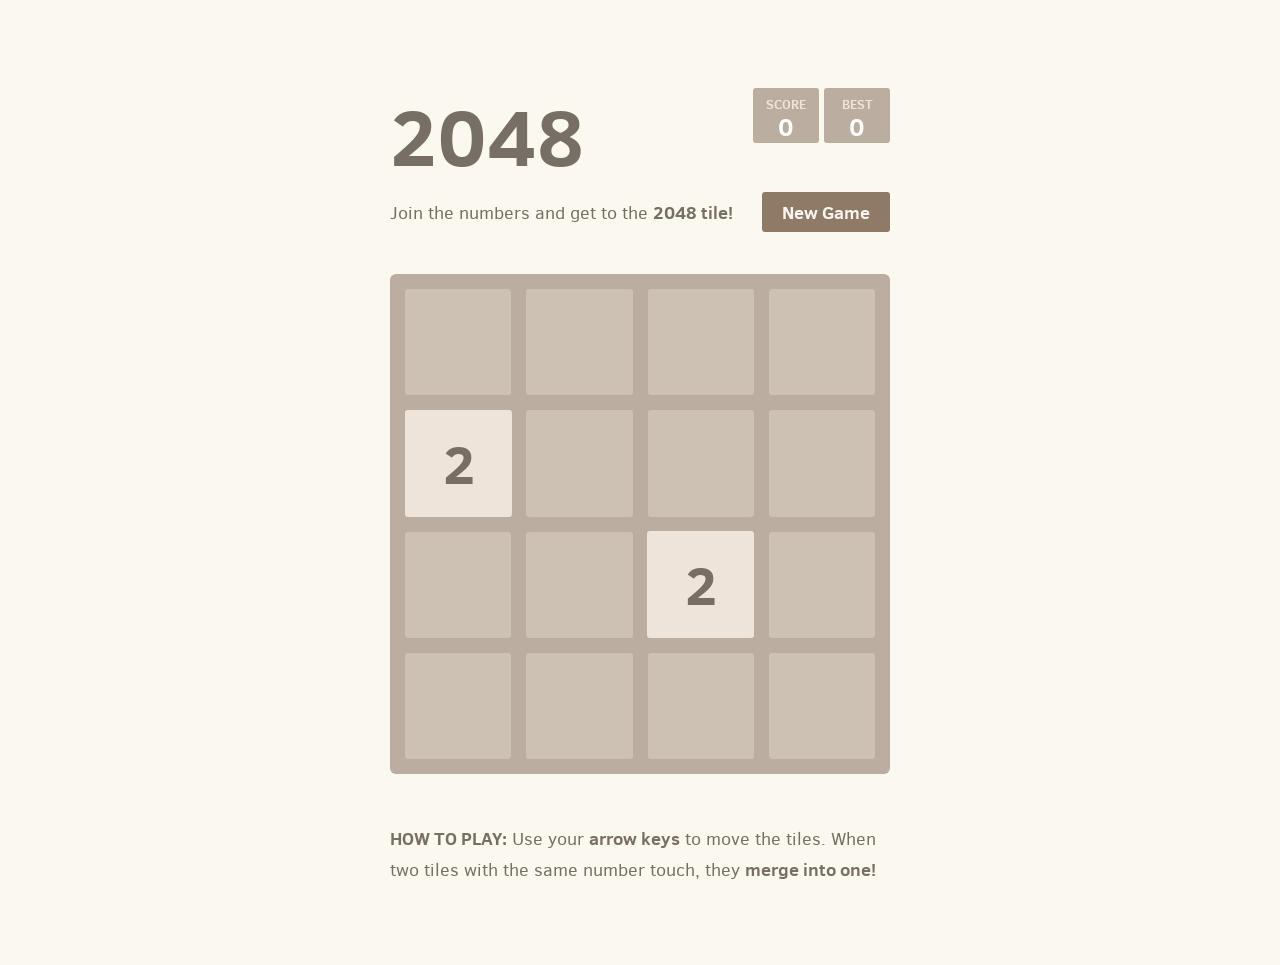
<file: _game/index.html>
<!doctype html>
<html>
  <head>
    <meta charset="utf-8" />
    <title>2048 - SERP Games</title>

    <link href="style/main.css" rel="stylesheet" type="text/css" />
    <link rel="shortcut icon" href="favicon.ico" />
    <link rel="apple-touch-icon" href="meta/apple-touch-icon.png" />
    <link
      rel="apple-touch-startup-image"
      href="meta/apple-touch-startup-image-640x1096.png"
      media="(device-width: 320px) and (device-height: 568px) and (-webkit-device-pixel-ratio: 2)"
    />
    <!-- iPhone 5+ -->
    <link
      rel="apple-touch-startup-image"
      href="meta/apple-touch-startup-image-640x920.png"
      media="(device-width: 320px) and (device-height: 480px) and (-webkit-device-pixel-ratio: 2)"
    />
    <!-- iPhone, retina -->
    <meta name="apple-mobile-web-app-capable" content="yes" />
    <meta name="apple-mobile-web-app-status-bar-style" content="black" />

    <meta name="HandheldFriendly" content="True" />
    <meta name="MobileOptimized" content="320" />
    <meta
      name="viewport"
      content="width=device-width, target-densitydpi=160dpi, initial-scale=1.0, maximum-scale=1, user-scalable=no, minimal-ui"
    />
  </head>
  <body>
    <div class="container">
      <div class="heading">
        <h1 class="title">2048</h1>
        <div class="scores-container">
          <div class="score-container">0</div>
          <div class="best-container">0</div>
        </div>
      </div>

      <div class="above-game">
        <p class="game-intro">
          Join the numbers and get to the <strong>2048 tile!</strong>
        </p>
        <a class="restart-button">New Game</a>
      </div>

      <div class="game-container">
        <div class="game-message">
          <p></p>
          <div class="lower">
            <a class="keep-playing-button">Keep going</a>
            <a class="retry-button">Try again</a>
          </div>
        </div>

        <div class="grid-container">
          <div class="grid-row">
            <div class="grid-cell"></div>
            <div class="grid-cell"></div>
            <div class="grid-cell"></div>
            <div class="grid-cell"></div>
          </div>
          <div class="grid-row">
            <div class="grid-cell"></div>
            <div class="grid-cell"></div>
            <div class="grid-cell"></div>
            <div class="grid-cell"></div>
          </div>
          <div class="grid-row">
            <div class="grid-cell"></div>
            <div class="grid-cell"></div>
            <div class="grid-cell"></div>
            <div class="grid-cell"></div>
          </div>
          <div class="grid-row">
            <div class="grid-cell"></div>
            <div class="grid-cell"></div>
            <div class="grid-cell"></div>
            <div class="grid-cell"></div>
          </div>
        </div>

        <div class="tile-container"></div>
      </div>

      <p class="game-explanation">
        <strong class="important">How to play:</strong> Use your
        <strong>arrow keys</strong> to move the tiles. When two tiles with the
        same number touch, they <strong>merge into one!</strong>
      </p>
    </div>

    <script src="js/bind_polyfill.js"></script>
    <script src="js/classlist_polyfill.js"></script>
    <script src="js/animframe_polyfill.js"></script>
    <script src="js/keyboard_input_manager.js"></script>
    <script src="js/html_actuator.js"></script>
    <script src="js/grid.js"></script>
    <script src="js/tile.js"></script>
    <script src="js/local_storage_manager.js"></script>
    <script src="js/game_manager.js"></script>
    <script src="js/application.js"></script>
  </body>
</html>
</file>
<file: _game/style/main.css>
@import url(fonts/clear-sans.css);
html, body {
  margin: 0;
  padding: 0;
  background: #faf8ef;
  color: #776e65;
  font-family: "Clear Sans", "Helvetica Neue", Arial, sans-serif;
  font-size: 18px; }

body {
  margin: 80px 0; }

.heading:after {
  content: "";
  display: block;
  clear: both; }

h1.title {
  font-size: 80px;
  font-weight: bold;
  margin: 0;
  display: block;
  float: left; }

@-webkit-keyframes move-up {
  0% {
    top: 25px;
    opacity: 1; }

  100% {
    top: -50px;
    opacity: 0; } }
@-moz-keyframes move-up {
  0% {
    top: 25px;
    opacity: 1; }

  100% {
    top: -50px;
    opacity: 0; } }
@keyframes move-up {
  0% {
    top: 25px;
    opacity: 1; }

  100% {
    top: -50px;
    opacity: 0; } }
.scores-container {
  float: right;
  text-align: right; }

.score-container, .best-container {
  position: relative;
  display: inline-block;
  background: #bbada0;
  padding: 15px 25px;
  font-size: 25px;
  height: 25px;
  line-height: 47px;
  font-weight: bold;
  border-radius: 3px;
  color: white;
  margin-top: 8px;
  text-align: center; }
  .score-container:after, .best-container:after {
    position: absolute;
    width: 100%;
    top: 10px;
    left: 0;
    text-transform: uppercase;
    font-size: 13px;
    line-height: 13px;
    text-align: center;
    color: #eee4da; }
  .score-container .score-addition, .best-container .score-addition {
    position: absolute;
    right: 30px;
    color: red;
    font-size: 25px;
    line-height: 25px;
    font-weight: bold;
    color: rgba(119, 110, 101, 0.9);
    z-index: 100;
    -webkit-animation: move-up 600ms ease-in;
    -moz-animation: move-up 600ms ease-in;
    animation: move-up 600ms ease-in;
    -webkit-animation-fill-mode: both;
    -moz-animation-fill-mode: both;
    animation-fill-mode: both; }

.score-container:after {
  content: "Score"; }

.best-container:after {
  content: "Best"; }

p {
  margin-top: 0;
  margin-bottom: 10px;
  line-height: 1.65; }

a {
  color: #776e65;
  font-weight: bold;
  text-decoration: underline;
  cursor: pointer; }

strong.important {
  text-transform: uppercase; }

hr {
  border: none;
  border-bottom: 1px solid #d8d4d0;
  margin-top: 20px;
  margin-bottom: 30px; }

.container {
  width: 500px;
  margin: 0 auto; }

@-webkit-keyframes fade-in {
  0% {
    opacity: 0; }

  100% {
    opacity: 1; } }
@-moz-keyframes fade-in {
  0% {
    opacity: 0; }

  100% {
    opacity: 1; } }
@keyframes fade-in {
  0% {
    opacity: 0; }

  100% {
    opacity: 1; } }
.game-container {
  margin-top: 40px;
  position: relative;
  padding: 15px;
  cursor: default;
  -webkit-touch-callout: none;
  -ms-touch-callout: none;
  -webkit-user-select: none;
  -moz-user-select: none;
  -ms-user-select: none;
  -ms-touch-action: none;
  touch-action: none;
  background: #bbada0;
  border-radius: 6px;
  width: 500px;
  height: 500px;
  -webkit-box-sizing: border-box;
  -moz-box-sizing: border-box;
  box-sizing: border-box; }
  .game-container .game-message {
    display: none;
    position: absolute;
    top: 0;
    right: 0;
    bottom: 0;
    left: 0;
    background: rgba(238, 228, 218, 0.5);
    z-index: 100;
    text-align: center;
    -webkit-animation: fade-in 800ms ease 1200ms;
    -moz-animation: fade-in 800ms ease 1200ms;
    animation: fade-in 800ms ease 1200ms;
    -webkit-animation-fill-mode: both;
    -moz-animation-fill-mode: both;
    animation-fill-mode: both; }
    .game-container .game-message p {
      font-size: 60px;
      font-weight: bold;
      height: 60px;
      line-height: 60px;
      margin-top: 222px; }
    .game-container .game-message .lower {
      display: block;
      margin-top: 59px; }
    .game-container .game-message a {
      display: inline-block;
      background: #8f7a66;
      border-radius: 3px;
      padding: 0 20px;
      text-decoration: none;
      color: #f9f6f2;
      height: 40px;
      line-height: 42px;
      margin-left: 9px; }
      .game-container .game-message a.keep-playing-button {
        display: none; }
    .game-container .game-message.game-won {
      background: rgba(237, 194, 46, 0.5);
      color: #f9f6f2; }
      .game-container .game-message.game-won a.keep-playing-button {
        display: inline-block; }
    .game-container .game-message.game-won, .game-container .game-message.game-over {
      display: block; }

.grid-container {
  position: absolute;
  z-index: 1; }

.grid-row {
  margin-bottom: 15px; }
  .grid-row:last-child {
    margin-bottom: 0; }
  .grid-row:after {
    content: "";
    display: block;
    clear: both; }

.grid-cell {
  width: 106.25px;
  height: 106.25px;
  margin-right: 15px;
  float: left;
  border-radius: 3px;
  background: rgba(238, 228, 218, 0.35); }
  .grid-cell:last-child {
    margin-right: 0; }

.tile-container {
  position: absolute;
  z-index: 2; }

.tile, .tile .tile-inner {
  width: 107px;
  height: 107px;
  line-height: 107px; }
.tile.tile-position-1-1 {
  -webkit-transform: translate(0px, 0px);
  -moz-transform: translate(0px, 0px);
  -ms-transform: translate(0px, 0px);
  transform: translate(0px, 0px); }
.tile.tile-position-1-2 {
  -webkit-transform: translate(0px, 121px);
  -moz-transform: translate(0px, 121px);
  -ms-transform: translate(0px, 121px);
  transform: translate(0px, 121px); }
.tile.tile-position-1-3 {
  -webkit-transform: translate(0px, 242px);
  -moz-transform: translate(0px, 242px);
  -ms-transform: translate(0px, 242px);
  transform: translate(0px, 242px); }
.tile.tile-position-1-4 {
  -webkit-transform: translate(0px, 363px);
  -moz-transform: translate(0px, 363px);
  -ms-transform: translate(0px, 363px);
  transform: translate(0px, 363px); }
.tile.tile-position-2-1 {
  -webkit-transform: translate(121px, 0px);
  -moz-transform: translate(121px, 0px);
  -ms-transform: translate(121px, 0px);
  transform: translate(121px, 0px); }
.tile.tile-position-2-2 {
  -webkit-transform: translate(121px, 121px);
  -moz-transform: translate(121px, 121px);
  -ms-transform: translate(121px, 121px);
  transform: translate(121px, 121px); }
.tile.tile-position-2-3 {
  -webkit-transform: translate(121px, 242px);
  -moz-transform: translate(121px, 242px);
  -ms-transform: translate(121px, 242px);
  transform: translate(121px, 242px); }
.tile.tile-position-2-4 {
  -webkit-transform: translate(121px, 363px);
  -moz-transform: translate(121px, 363px);
  -ms-transform: translate(121px, 363px);
  transform: translate(121px, 363px); }
.tile.tile-position-3-1 {
  -webkit-transform: translate(242px, 0px);
  -moz-transform: translate(242px, 0px);
  -ms-transform: translate(242px, 0px);
  transform: translate(242px, 0px); }
.tile.tile-position-3-2 {
  -webkit-transform: translate(242px, 121px);
  -moz-transform: translate(242px, 121px);
  -ms-transform: translate(242px, 121px);
  transform: translate(242px, 121px); }
.tile.tile-position-3-3 {
  -webkit-transform: translate(242px, 242px);
  -moz-transform: translate(242px, 242px);
  -ms-transform: translate(242px, 242px);
  transform: translate(242px, 242px); }
.tile.tile-position-3-4 {
  -webkit-transform: translate(242px, 363px);
  -moz-transform: translate(242px, 363px);
  -ms-transform: translate(242px, 363px);
  transform: translate(242px, 363px); }
.tile.tile-position-4-1 {
  -webkit-transform: translate(363px, 0px);
  -moz-transform: translate(363px, 0px);
  -ms-transform: translate(363px, 0px);
  transform: translate(363px, 0px); }
.tile.tile-position-4-2 {
  -webkit-transform: translate(363px, 121px);
  -moz-transform: translate(363px, 121px);
  -ms-transform: translate(363px, 121px);
  transform: translate(363px, 121px); }
.tile.tile-position-4-3 {
  -webkit-transform: translate(363px, 242px);
  -moz-transform: translate(363px, 242px);
  -ms-transform: translate(363px, 242px);
  transform: translate(363px, 242px); }
.tile.tile-position-4-4 {
  -webkit-transform: translate(363px, 363px);
  -moz-transform: translate(363px, 363px);
  -ms-transform: translate(363px, 363px);
  transform: translate(363px, 363px); }

.tile {
  position: absolute;
  -webkit-transition: 100ms ease-in-out;
  -moz-transition: 100ms ease-in-out;
  transition: 100ms ease-in-out;
  -webkit-transition-property: -webkit-transform;
  -moz-transition-property: -moz-transform;
  transition-property: transform; }
  .tile .tile-inner {
    border-radius: 3px;
    background: #eee4da;
    text-align: center;
    font-weight: bold;
    z-index: 10;
    font-size: 55px; }
  .tile.tile-2 .tile-inner {
    background: #eee4da;
    box-shadow: 0 0 30px 10px rgba(243, 215, 116, 0), inset 0 0 0 1px rgba(255, 255, 255, 0); }
  .tile.tile-4 .tile-inner {
    background: #ede0c8;
    box-shadow: 0 0 30px 10px rgba(243, 215, 116, 0), inset 0 0 0 1px rgba(255, 255, 255, 0); }
  .tile.tile-8 .tile-inner {
    color: #f9f6f2;
    background: #f2b179; }
  .tile.tile-16 .tile-inner {
    color: #f9f6f2;
    background: #f59563; }
  .tile.tile-32 .tile-inner {
    color: #f9f6f2;
    background: #f67c5f; }
  .tile.tile-64 .tile-inner {
    color: #f9f6f2;
    background: #f65e3b; }
  .tile.tile-128 .tile-inner {
    color: #f9f6f2;
    background: #edcf72;
    box-shadow: 0 0 30px 10px rgba(243, 215, 116, 0.2381), inset 0 0 0 1px rgba(255, 255, 255, 0.14286);
    font-size: 45px; }
    @media screen and (max-width: 520px) {
      .tile.tile-128 .tile-inner {
        font-size: 25px; } }
  .tile.tile-256 .tile-inner {
    color: #f9f6f2;
    background: #edcc61;
    box-shadow: 0 0 30px 10px rgba(243, 215, 116, 0.31746), inset 0 0 0 1px rgba(255, 255, 255, 0.19048);
    font-size: 45px; }
    @media screen and (max-width: 520px) {
      .tile.tile-256 .tile-inner {
        font-size: 25px; } }
  .tile.tile-512 .tile-inner {
    color: #f9f6f2;
    background: #edc850;
    box-shadow: 0 0 30px 10px rgba(243, 215, 116, 0.39683), inset 0 0 0 1px rgba(255, 255, 255, 0.2381);
    font-size: 45px; }
    @media screen and (max-width: 520px) {
      .tile.tile-512 .tile-inner {
        font-size: 25px; } }
  .tile.tile-1024 .tile-inner {
    color: #f9f6f2;
    background: #edc53f;
    box-shadow: 0 0 30px 10px rgba(243, 215, 116, 0.47619), inset 0 0 0 1px rgba(255, 255, 255, 0.28571);
    font-size: 35px; }
    @media screen and (max-width: 520px) {
      .tile.tile-1024 .tile-inner {
        font-size: 15px; } }
  .tile.tile-2048 .tile-inner {
    color: #f9f6f2;
    background: #edc22e;
    box-shadow: 0 0 30px 10px rgba(243, 215, 116, 0.55556), inset 0 0 0 1px rgba(255, 255, 255, 0.33333);
    font-size: 35px; }
    @media screen and (max-width: 520px) {
      .tile.tile-2048 .tile-inner {
        font-size: 15px; } }
  .tile.tile-super .tile-inner {
    color: #f9f6f2;
    background: #3c3a32;
    font-size: 30px; }
    @media screen and (max-width: 520px) {
      .tile.tile-super .tile-inner {
        font-size: 10px; } }

@-webkit-keyframes appear {
  0% {
    opacity: 0;
    -webkit-transform: scale(0);
    -moz-transform: scale(0);
    -ms-transform: scale(0);
    transform: scale(0); }

  100% {
    opacity: 1;
    -webkit-transform: scale(1);
    -moz-transform: scale(1);
    -ms-transform: scale(1);
    transform: scale(1); } }
@-moz-keyframes appear {
  0% {
    opacity: 0;
    -webkit-transform: scale(0);
    -moz-transform: scale(0);
    -ms-transform: scale(0);
    transform: scale(0); }

  100% {
    opacity: 1;
    -webkit-transform: scale(1);
    -moz-transform: scale(1);
    -ms-transform: scale(1);
    transform: scale(1); } }
@keyframes appear {
  0% {
    opacity: 0;
    -webkit-transform: scale(0);
    -moz-transform: scale(0);
    -ms-transform: scale(0);
    transform: scale(0); }

  100% {
    opacity: 1;
    -webkit-transform: scale(1);
    -moz-transform: scale(1);
    -ms-transform: scale(1);
    transform: scale(1); } }
.tile-new .tile-inner {
  -webkit-animation: appear 200ms ease 100ms;
  -moz-animation: appear 200ms ease 100ms;
  animation: appear 200ms ease 100ms;
  -webkit-animation-fill-mode: backwards;
  -moz-animation-fill-mode: backwards;
  animation-fill-mode: backwards; }

@-webkit-keyframes pop {
  0% {
    -webkit-transform: scale(0);
    -moz-transform: scale(0);
    -ms-transform: scale(0);
    transform: scale(0); }

  50% {
    -webkit-transform: scale(1.2);
    -moz-transform: scale(1.2);
    -ms-transform: scale(1.2);
    transform: scale(1.2); }

  100% {
    -webkit-transform: scale(1);
    -moz-transform: scale(1);
    -ms-transform: scale(1);
    transform: scale(1); } }
@-moz-keyframes pop {
  0% {
    -webkit-transform: scale(0);
    -moz-transform: scale(0);
    -ms-transform: scale(0);
    transform: scale(0); }

  50% {
    -webkit-transform: scale(1.2);
    -moz-transform: scale(1.2);
    -ms-transform: scale(1.2);
    transform: scale(1.2); }

  100% {
    -webkit-transform: scale(1);
    -moz-transform: scale(1);
    -ms-transform: scale(1);
    transform: scale(1); } }
@keyframes pop {
  0% {
    -webkit-transform: scale(0);
    -moz-transform: scale(0);
    -ms-transform: scale(0);
    transform: scale(0); }

  50% {
    -webkit-transform: scale(1.2);
    -moz-transform: scale(1.2);
    -ms-transform: scale(1.2);
    transform: scale(1.2); }

  100% {
    -webkit-transform: scale(1);
    -moz-transform: scale(1);
    -ms-transform: scale(1);
    transform: scale(1); } }
.tile-merged .tile-inner {
  z-index: 20;
  -webkit-animation: pop 200ms ease 100ms;
  -moz-animation: pop 200ms ease 100ms;
  animation: pop 200ms ease 100ms;
  -webkit-animation-fill-mode: backwards;
  -moz-animation-fill-mode: backwards;
  animation-fill-mode: backwards; }

.above-game:after {
  content: "";
  display: block;
  clear: both; }

.game-intro {
  float: left;
  line-height: 42px;
  margin-bottom: 0; }

.restart-button {
  display: inline-block;
  background: #8f7a66;
  border-radius: 3px;
  padding: 0 20px;
  text-decoration: none;
  color: #f9f6f2;
  height: 40px;
  line-height: 42px;
  display: block;
  text-align: center;
  float: right; }

.game-explanation {
  margin-top: 50px; }

@media screen and (max-width: 520px) {
  html, body {
    font-size: 15px; }

  body {
    margin: 20px 0;
    padding: 0 20px; }

  h1.title {
    font-size: 27px;
    margin-top: 15px; }

  .container {
    width: 280px;
    margin: 0 auto; }

  .score-container, .best-container {
    margin-top: 0;
    padding: 15px 10px;
    min-width: 40px; }

  .heading {
    margin-bottom: 10px; }

  .game-intro {
    width: 55%;
    display: block;
    box-sizing: border-box;
    line-height: 1.65; }

  .restart-button {
    width: 42%;
    padding: 0;
    display: block;
    box-sizing: border-box;
    margin-top: 2px; }

  .game-container {
    margin-top: 17px;
    position: relative;
    padding: 10px;
    cursor: default;
    -webkit-touch-callout: none;
    -ms-touch-callout: none;
    -webkit-user-select: none;
    -moz-user-select: none;
    -ms-user-select: none;
    -ms-touch-action: none;
    touch-action: none;
    background: #bbada0;
    border-radius: 6px;
    width: 280px;
    height: 280px;
    -webkit-box-sizing: border-box;
    -moz-box-sizing: border-box;
    box-sizing: border-box; }
    .game-container .game-message {
      display: none;
      position: absolute;
      top: 0;
      right: 0;
      bottom: 0;
      left: 0;
      background: rgba(238, 228, 218, 0.5);
      z-index: 100;
      text-align: center;
      -webkit-animation: fade-in 800ms ease 1200ms;
      -moz-animation: fade-in 800ms ease 1200ms;
      animation: fade-in 800ms ease 1200ms;
      -webkit-animation-fill-mode: both;
      -moz-animation-fill-mode: both;
      animation-fill-mode: both; }
      .game-container .game-message p {
        font-size: 60px;
        font-weight: bold;
        height: 60px;
        line-height: 60px;
        margin-top: 222px; }
      .game-container .game-message .lower {
        display: block;
        margin-top: 59px; }
      .game-container .game-message a {
        display: inline-block;
        background: #8f7a66;
        border-radius: 3px;
        padding: 0 20px;
        text-decoration: none;
        color: #f9f6f2;
        height: 40px;
        line-height: 42px;
        margin-left: 9px; }
        .game-container .game-message a.keep-playing-button {
          display: none; }
      .game-container .game-message.game-won {
        background: rgba(237, 194, 46, 0.5);
        color: #f9f6f2; }
        .game-container .game-message.game-won a.keep-playing-button {
          display: inline-block; }
      .game-container .game-message.game-won, .game-container .game-message.game-over {
        display: block; }

  .grid-container {
    position: absolute;
    z-index: 1; }

  .grid-row {
    margin-bottom: 10px; }
    .grid-row:last-child {
      margin-bottom: 0; }
    .grid-row:after {
      content: "";
      display: block;
      clear: both; }

  .grid-cell {
    width: 57.5px;
    height: 57.5px;
    margin-right: 10px;
    float: left;
    border-radius: 3px;
    background: rgba(238, 228, 218, 0.35); }
    .grid-cell:last-child {
      margin-right: 0; }

  .tile-container {
    position: absolute;
    z-index: 2; }

  .tile, .tile .tile-inner {
    width: 58px;
    height: 58px;
    line-height: 58px; }
  .tile.tile-position-1-1 {
    -webkit-transform: translate(0px, 0px);
    -moz-transform: translate(0px, 0px);
    -ms-transform: translate(0px, 0px);
    transform: translate(0px, 0px); }
  .tile.tile-position-1-2 {
    -webkit-transform: translate(0px, 67px);
    -moz-transform: translate(0px, 67px);
    -ms-transform: translate(0px, 67px);
    transform: translate(0px, 67px); }
  .tile.tile-position-1-3 {
    -webkit-transform: translate(0px, 135px);
    -moz-transform: translate(0px, 135px);
    -ms-transform: translate(0px, 135px);
    transform: translate(0px, 135px); }
  .tile.tile-position-1-4 {
    -webkit-transform: translate(0px, 202px);
    -moz-transform: translate(0px, 202px);
    -ms-transform: translate(0px, 202px);
    transform: translate(0px, 202px); }
  .tile.tile-position-2-1 {
    -webkit-transform: translate(67px, 0px);
    -moz-transform: translate(67px, 0px);
    -ms-transform: translate(67px, 0px);
    transform: translate(67px, 0px); }
  .tile.tile-position-2-2 {
    -webkit-transform: translate(67px, 67px);
    -moz-transform: translate(67px, 67px);
    -ms-transform: translate(67px, 67px);
    transform: translate(67px, 67px); }
  .tile.tile-position-2-3 {
    -webkit-transform: translate(67px, 135px);
    -moz-transform: translate(67px, 135px);
    -ms-transform: translate(67px, 135px);
    transform: translate(67px, 135px); }
  .tile.tile-position-2-4 {
    -webkit-transform: translate(67px, 202px);
    -moz-transform: translate(67px, 202px);
    -ms-transform: translate(67px, 202px);
    transform: translate(67px, 202px); }
  .tile.tile-position-3-1 {
    -webkit-transform: translate(135px, 0px);
    -moz-transform: translate(135px, 0px);
    -ms-transform: translate(135px, 0px);
    transform: translate(135px, 0px); }
  .tile.tile-position-3-2 {
    -webkit-transform: translate(135px, 67px);
    -moz-transform: translate(135px, 67px);
    -ms-transform: translate(135px, 67px);
    transform: translate(135px, 67px); }
  .tile.tile-position-3-3 {
    -webkit-transform: translate(135px, 135px);
    -moz-transform: translate(135px, 135px);
    -ms-transform: translate(135px, 135px);
    transform: translate(135px, 135px); }
  .tile.tile-position-3-4 {
    -webkit-transform: translate(135px, 202px);
    -moz-transform: translate(135px, 202px);
    -ms-transform: translate(135px, 202px);
    transform: translate(135px, 202px); }
  .tile.tile-position-4-1 {
    -webkit-transform: translate(202px, 0px);
    -moz-transform: translate(202px, 0px);
    -ms-transform: translate(202px, 0px);
    transform: translate(202px, 0px); }
  .tile.tile-position-4-2 {
    -webkit-transform: translate(202px, 67px);
    -moz-transform: translate(202px, 67px);
    -ms-transform: translate(202px, 67px);
    transform: translate(202px, 67px); }
  .tile.tile-position-4-3 {
    -webkit-transform: translate(202px, 135px);
    -moz-transform: translate(202px, 135px);
    -ms-transform: translate(202px, 135px);
    transform: translate(202px, 135px); }
  .tile.tile-position-4-4 {
    -webkit-transform: translate(202px, 202px);
    -moz-transform: translate(202px, 202px);
    -ms-transform: translate(202px, 202px);
    transform: translate(202px, 202px); }

  .tile .tile-inner {
    font-size: 35px; }

  .game-message p {
    font-size: 30px !important;
    height: 30px !important;
    line-height: 30px !important;
    margin-top: 90px !important; }
  .game-message .lower {
    margin-top: 30px !important; } }
</file>
